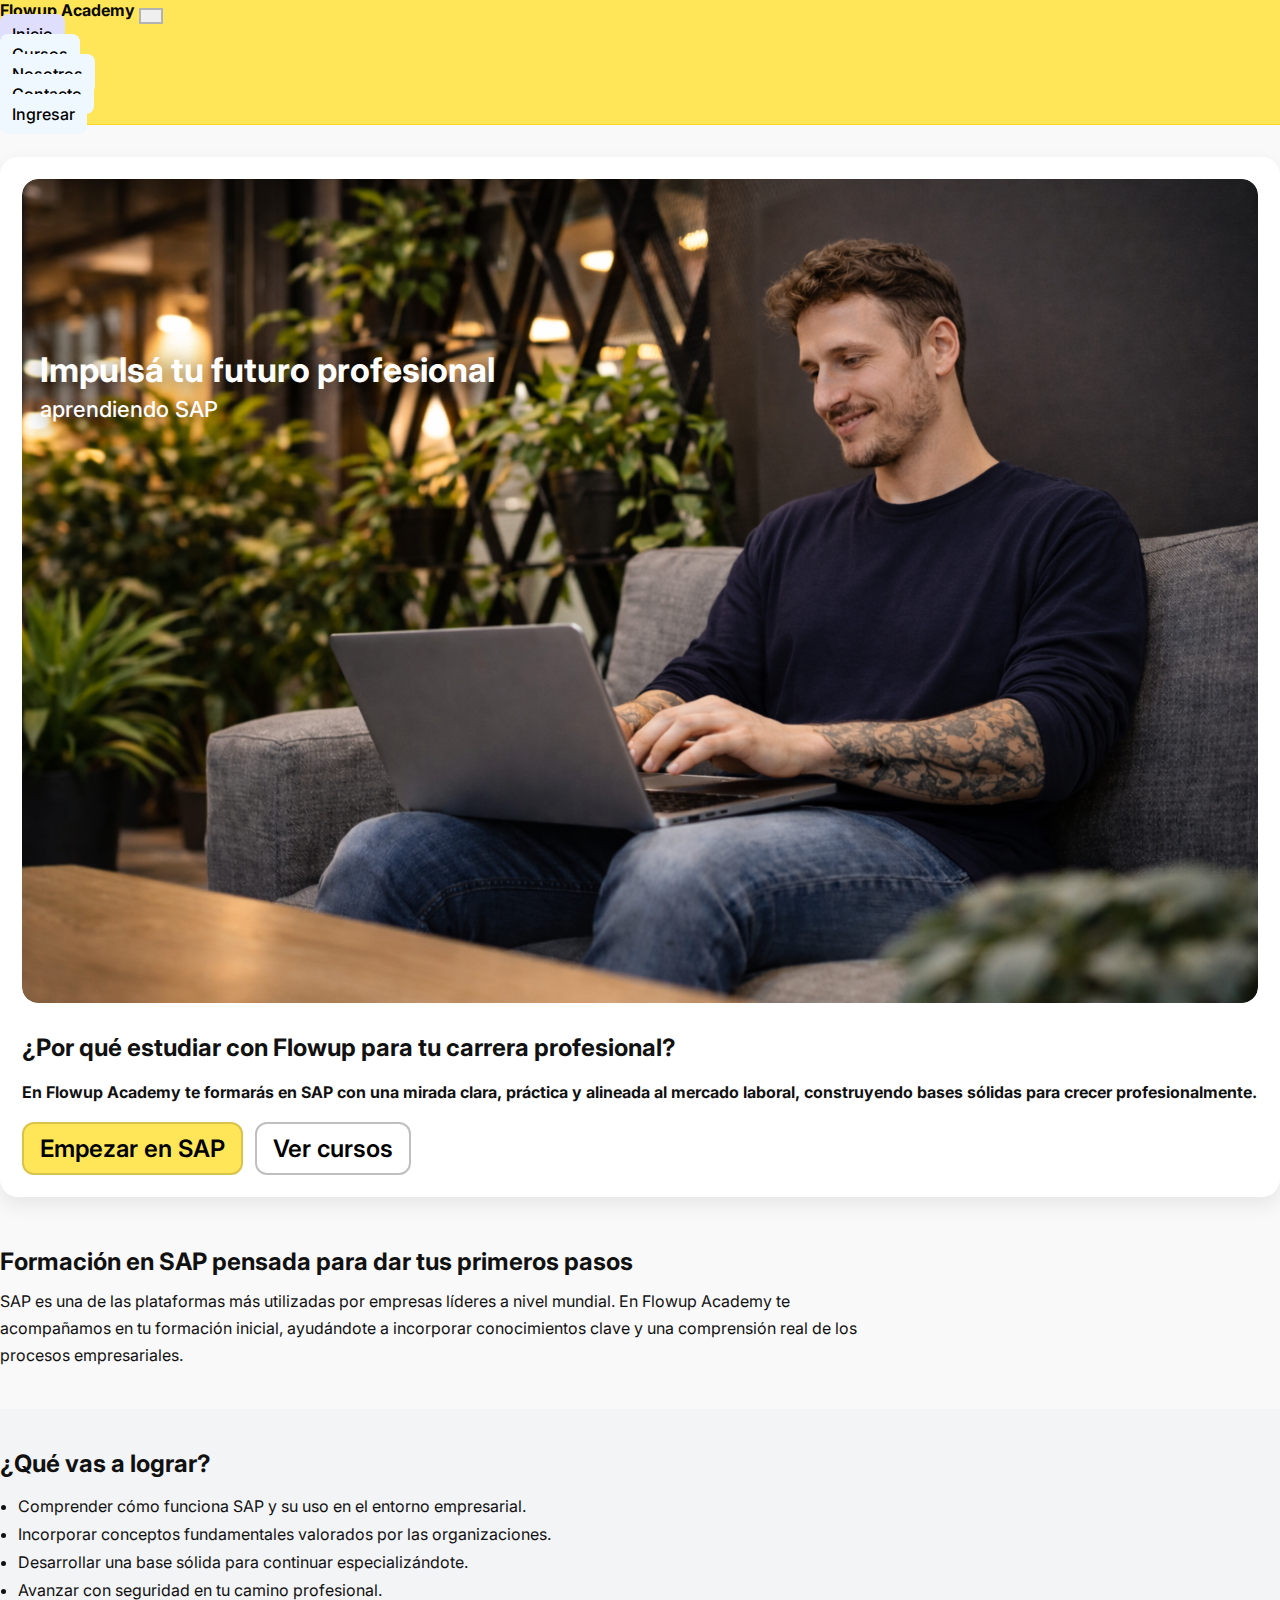
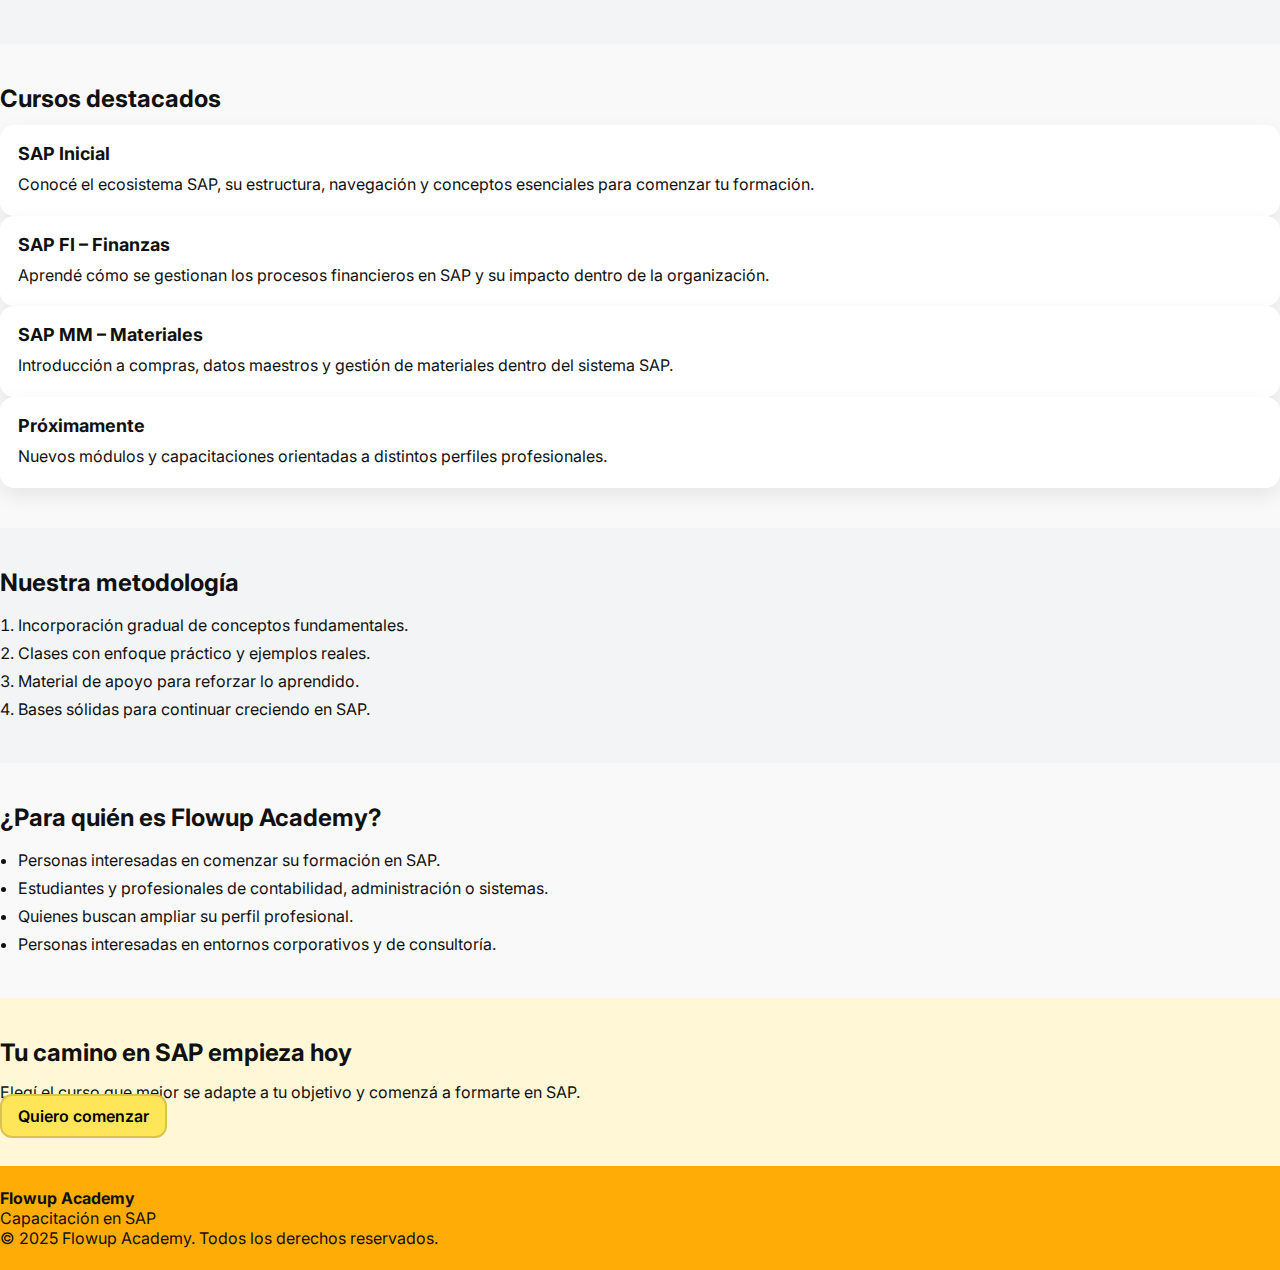
<file: index.html>
<!DOCTYPE html>
<html lang="es">
<head>
  <meta charset="UTF-8" />
  <meta name="viewport" content="width=device-width, initial-scale=1.0" />
  <title>Flowup Academy | Capacitación en SAP</title>
  <meta name="description" content="Flowup Academy: capacitación en SAP para iniciar tu camino profesional. SAP Inicial, FI y MM.">

  <link rel="preconnect" href="https://fonts.googleapis.com">
  <link rel="preconnect" href="https://fonts.gstatic.com" crossorigin>
  <link href="https://fonts.googleapis.com/css2?family=Inter:wght@400;500;600;700&display=swap" rel="stylesheet">

  <link href="https://cdn.jsdelivr.net/npm/bootstrap@5.3.8/dist/css/bootstrap.min.css" rel="stylesheet"
    integrity="sha384-sRIl4kxILFvY47J16cr9ZwB07vP4J8+LH7qKQnuqkuIAvNWLzeN8tE5YBujZqJLB" crossorigin="anonymous">

  <link rel="stylesheet" href="styles/style.css" />
</head>

<body>

  <!-- HEADER / NAVBAR -->
  <header class="site-header">
    <nav class="navbar navbar-expand-lg">
      <div class="container">
        <a class="navbar-brand logo" href="index.html">Flowup Academy</a>

        <!-- Botón hamburguesa (mobile) -->
        <button class="navbar-toggler custom-toggler" type="button" data-bs-toggle="collapse"
          data-bs-target="#mainNav" aria-controls="mainNav" aria-expanded="false" aria-label="Abrir menú">
          <span class="navbar-toggler-icon"></span>
        </button>

        <div class="collapse navbar-collapse" id="mainNav">
          <ul class="navbar-nav ms-auto gap-lg-2">
            <li class="nav-item"><a class="nav-link is-active" href="index.html">Inicio</a></li>
            <li class="nav-item"><a class="nav-link" href="pages/cursos.html">Cursos</a></li>
            <li class="nav-item"><a class="nav-link" href="pages/nosotros.html">Nosotros</a></li>
            <li class="nav-item"><a class="nav-link" href="pages/contacto.html">Contacto</a></li>
            <li class="nav-item"><a class="nav-link" href="pages/ingresar.html">Ingresar</a></li>
          </ul>
        </div>
      </div>
    </nav>
  </header>

  <!-- MAIN -->
  <main>

    <!-- HERO -->
    <section class="hero-section">
      <div class="container">
        <div class="hero-card">
          <div class="hero-media">
            <h1 class="hero-title">
              Impulsá tu futuro profesional
              <span>aprendiendo SAP</span>
            </h1>

            <img
              src="imagenes/chicocompu.png"
              alt="Persona aprendiendo SAP en una computadora"
              class="hero-img"
            />
          </div>
          <h2 class="Text">
            ¿Por qué estudiar con Flowup para tu carrera profesional?
          </p>
          <p class="hero-text">
            En Flowup Academy te formarás en SAP con una mirada clara, práctica y alineada al mercado laboral,
            construyendo bases sólidas para crecer profesionalmente.
          </p>

          <div class="hero-actions">
            <a class="btn btn-flowup" href="#">Empezar en SAP</a>
            <a class="btn btn-flowup-outline" href="#">Ver cursos</a>
          </div>
        </div>
      </div>
    </section>

    <!-- PROPUESTA DE VALOR -->
    <section class="section-pad">
      <div class="container">
        <h2 class="section-title">Formación en SAP pensada para dar tus primeros pasos</h2>
        <p class="section-text">
          SAP es una de las plataformas más utilizadas por empresas líderes a nivel mundial.
          En Flowup Academy te acompañamos en tu formación inicial, ayudándote a incorporar
          conocimientos clave y una comprensión real de los procesos empresariales.
        </p>
      </div>
    </section>

    <!-- BENEFICIOS -->
    <section class="section-pad section-muted">
      <div class="container">
        <h2 class="section-title">¿Qué vas a lograr?</h2>
        <ul class="nice-list">
          <li>Comprender cómo funciona SAP y su uso en el entorno empresarial.</li>
          <li>Incorporar conceptos fundamentales valorados por las organizaciones.</li>
          <li>Desarrollar una base sólida para continuar especializándote.</li>
          <li>Avanzar con seguridad en tu camino profesional.</li>
        </ul>
      </div>
    </section>

    <!-- CURSOS (Bootstrap grid) -->
    <section class="section-pad">
      <div class="container">
        <h2 class="section-title mb-4">Cursos destacados</h2>

        <div class="row g-4">
          <div class="col-12 col-md-6 col-lg-3">
            <article class="course-card h-100">
              <h3 class="course-title">SAP Inicial</h3>
              <p class="course-text">
                Conocé el ecosistema SAP, su estructura, navegación y conceptos esenciales
                para comenzar tu formación.
              </p>
            </article>
          </div>

          <div class="col-12 col-md-6 col-lg-3">
            <article class="course-card h-100">
              <h3 class="course-title">SAP FI – Finanzas</h3>
              <p class="course-text">
                Aprendé cómo se gestionan los procesos financieros en SAP
                y su impacto dentro de la organización.
              </p>
            </article>
          </div>

          <div class="col-12 col-md-6 col-lg-3">
            <article class="course-card h-100">
              <h3 class="course-title">SAP MM – Materiales</h3>
              <p class="course-text">
                Introducción a compras, datos maestros y gestión de materiales
                dentro del sistema SAP.
              </p>
            </article>
          </div>

          <div class="col-12 col-md-6 col-lg-3">
            <article class="course-card h-100">
              <h3 class="course-title">Próximamente</h3>
              <p class="course-text">
                Nuevos módulos y capacitaciones orientadas a distintos perfiles profesionales.
              </p>
            </article>
          </div>
        </div>
      </div>
    </section>

    <!-- METODOLOGÍA -->
    <section class="section-pad section-muted">
      <div class="container">
        <h2 class="section-title">Nuestra metodología</h2>
        <ol class="nice-ol">
          <li>Incorporación gradual de conceptos fundamentales.</li>
          <li>Clases con enfoque práctico y ejemplos reales.</li>
          <li>Material de apoyo para reforzar lo aprendido.</li>
          <li>Bases sólidas para continuar creciendo en SAP.</li>
        </ol>
      </div>
    </section>

    <!-- PARA QUIÉN ES -->
    <section class="section-pad">
      <div class="container">
        <h2 class="section-title">¿Para quién es Flowup Academy?</h2>
        <ul class="nice-list">
          <li>Personas interesadas en comenzar su formación en SAP.</li>
          <li>Estudiantes y profesionales de contabilidad, administración o sistemas.</li>
          <li>Quienes buscan ampliar su perfil profesional.</li>
          <li>Personas interesadas en entornos corporativos y de consultoría.</li>
        </ul>
      </div>
    </section>

    <!-- CTA FINAL -->
    <section class="section-pad section-cta">
      <div class="container">
        <h2 class="section-title">Tu camino en SAP empieza hoy</h2>
        <p class="section-text">Elegí el curso que mejor se adapte a tu objetivo y comenzá a formarte en SAP.</p>
        <a class="btn btn-flowup" href="#">Quiero comenzar</a>
      </div>
    </section>

  </main>

  <!-- FOOTER -->
  <footer class="site-footer">
    <div class="container">
      <p class="mb-1"><strong>Flowup Academy</strong></p>
      <p class="mb-1">Capacitación en SAP</p>
      <p class="mb-0">© 2025 Flowup Academy. Todos los derechos reservados.</p>
    </div>
  </footer>

  <script src="https://cdn.jsdelivr.net/npm/bootstrap@5.3.8/dist/js/bootstrap.bundle.min.js"
    integrity="sha384-FKyoEForCGlyvwx9Hj09JcYn3nv7wiPVlz7YYwJrWVcXK/BmnVDxM+D2scQbITxI"
    crossorigin="anonymous"></script>
</body>
</html>
</file>
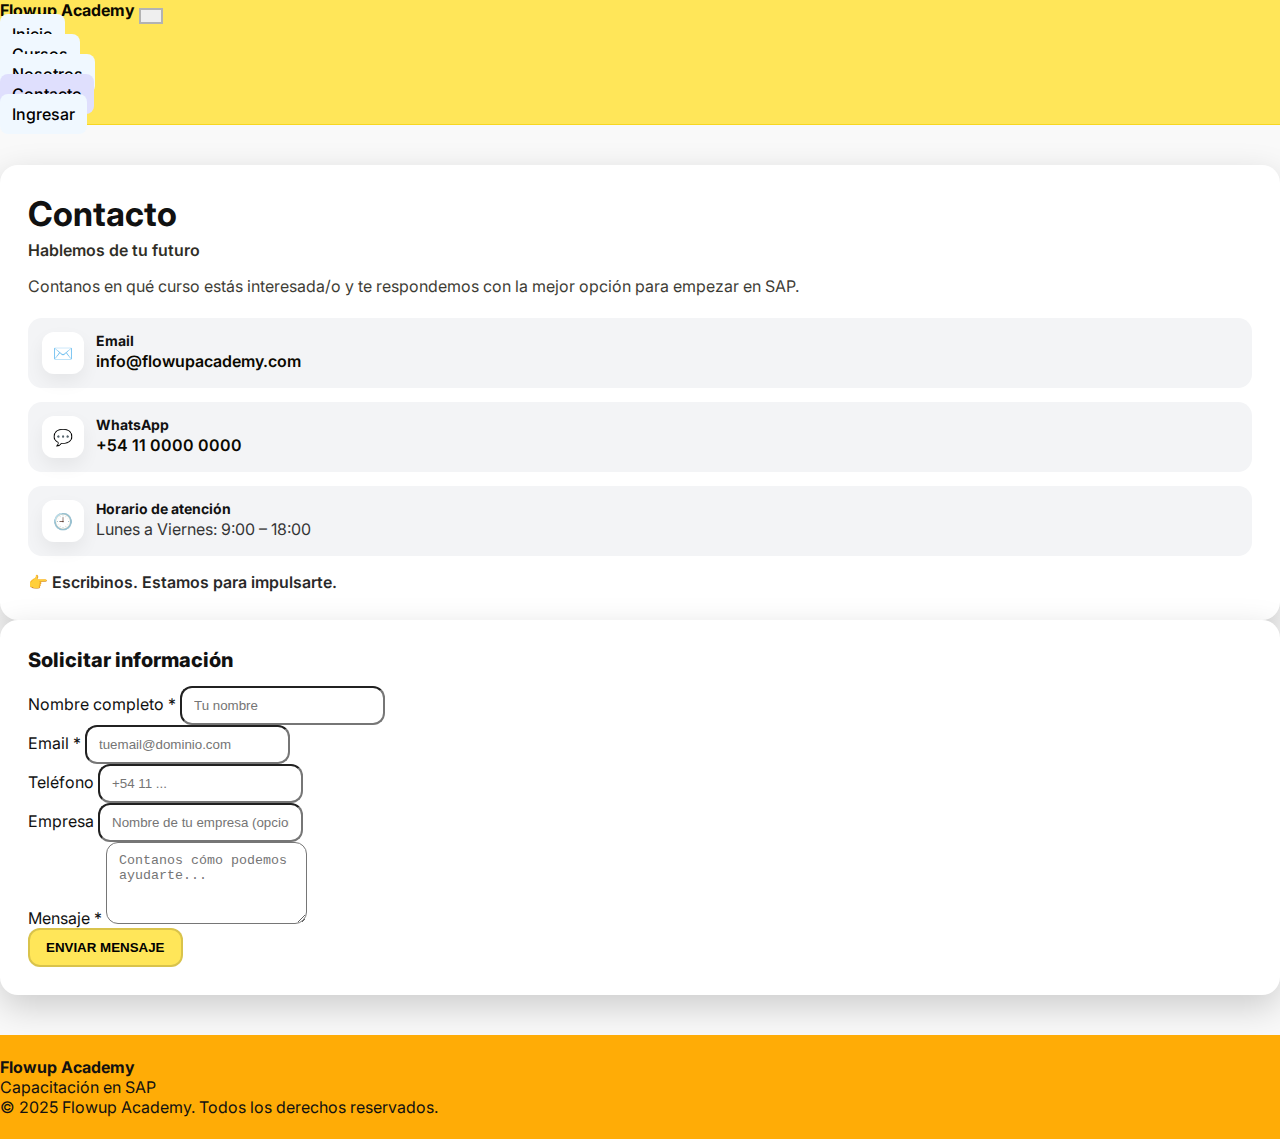
<file: pages/contacto.html>
<!DOCTYPE html>
<html lang="es">
<head>
  <meta charset="UTF-8" />
  <meta name="viewport" content="width=device-width, initial-scale=1.0" />
  <title>Contacto | Flowup Academy</title>
  <meta name="description" content="Contacto Flowup Academy: solicitá información sobre nuestros cursos de SAP." />

  <link rel="preconnect" href="https://fonts.googleapis.com">
  <link rel="preconnect" href="https://fonts.gstatic.com" crossorigin>
  <link href="https://fonts.googleapis.com/css2?family=Inter:wght@400;500;600;700&display=swap" rel="stylesheet">

  <link href="https://cdn.jsdelivr.net/npm/bootstrap@5.3.8/dist/css/bootstrap.min.css" rel="stylesheet"
    integrity="sha384-sRIl4kxILFvY47J16cr9ZwB07vP4J8+LH7qKQnuqkuIAvNWLzeN8tE5YBujZqJLB" crossorigin="anonymous">

  <link rel="stylesheet" href="../styles/style.css" />
</head>

<body>

  <!-- HEADER / NAVBAR -->
  <header class="site-header">
    <nav class="navbar navbar-expand-lg">
      <div class="container">
        <a class="navbar-brand logo" href="../index.html">Flowup Academy</a>

        <button class="navbar-toggler custom-toggler" type="button" data-bs-toggle="collapse"
          data-bs-target="#mainNav" aria-controls="mainNav" aria-expanded="false" aria-label="Abrir menú">
          <span class="navbar-toggler-icon"></span>
        </button>

        <div class="collapse navbar-collapse" id="mainNav">
          <ul class="navbar-nav ms-auto gap-lg-2">
            <li class="nav-item"><a class="nav-link" href="../index.html">Inicio</a></li>
            <li class="nav-item"><a class="nav-link" href="cursos.html">Cursos</a></li>
            <li class="nav-item"><a class="nav-link" href="nosotros.html">Nosotros</a></li>

            <!-- ACTIVO -->
            <li class="nav-item"><a class="nav-link is-active" href="contacto.html">Contacto</a></li>

            <li class="nav-item"><a class="nav-link" href="ingresar.html">Ingresar</a></li>
          </ul>
        </div>
      </div>
    </nav>
  </header>

  <!-- MAIN -->
  <main>

    <section class="section-pad">
      <div class="container">
        <div class="row g-4 align-items-stretch">

          <!-- IZQUIERDA: info -->
          <div class="col-12 col-lg-6">
            <div class="contact-info">
              <h1 class="contact-title">Contacto</h1>
              <p class="contact-subtitle">Hablemos de tu futuro</p>

              <p class="contact-intro">
                Contanos en qué curso estás interesada/o y te respondemos con la mejor opción para empezar en SAP.
              </p>

              <ul class="contact-list">
                <li class="contact-item">
                  <span class="contact-icon" aria-hidden="true">✉️</span>
                  <div>
                    <p class="contact-label">Email</p>
                    <a class="contact-link" href="mailto:info@flowupacademy.com">info@flowupacademy.com</a>
                  </div>
                </li>

                <li class="contact-item">
                  <span class="contact-icon" aria-hidden="true">💬</span>
                  <div>
                    <p class="contact-label">WhatsApp</p>
                    <a class="contact-link" href="https://wa.me/5491100000000" target="_blank" rel="noopener">
                      +54 11 0000 0000
                    </a>
                  </div>
                </li>

                <li class="contact-item">
                  <span class="contact-icon" aria-hidden="true">🕘</span>
                  <div>
                    <p class="contact-label">Horario de atención</p>
                    <p class="contact-text">Lunes a Viernes: 9:00 – 18:00</p>
                  </div>
                </li>
              </ul>

              <p class="contact-note">👉 Escribinos. Estamos para impulsarte.</p>
            </div>
          </div>

          <!-- DERECHA: form -->
          <div class="col-12 col-lg-6">
            <div class="contact-card">
              <h2 class="contact-form-title">Solicitar información</h2>

              <form class="contact-form" action="#" method="post">
                <div class="mb-3">
                  <label class="form-label" for="nombre">Nombre completo *</label>
                  <input class="form-control" type="text" id="nombre" name="nombre" placeholder="Tu nombre" required>
                </div>

                <div class="mb-3">
                  <label class="form-label" for="email">Email *</label>
                  <input class="form-control" type="email" id="email" name="email" placeholder="tuemail@dominio.com" required>
                </div>

                <div class="mb-3">
                  <label class="form-label" for="telefono">Teléfono</label>
                  <input class="form-control" type="tel" id="telefono" name="telefono" placeholder="+54 11 ...">
                </div>

                <div class="mb-3">
                  <label class="form-label" for="empresa">Empresa</label>
                  <input class="form-control" type="text" id="empresa" name="empresa" placeholder="Nombre de tu empresa (opcional)">
                </div>

                <div class="mb-3">
                  <label class="form-label" for="mensaje">Mensaje *</label>
                  <textarea class="form-control" id="mensaje" name="mensaje" rows="4"
                    placeholder="Contanos cómo podemos ayudarte..." required></textarea>
                </div>

                <button class="btn btn-flowup w-100" type="submit">ENVIAR MENSAJE</button>
              </form>
            </div>
          </div>

        </div>
      </div>
    </section>

  </main>

  <!-- FOOTER -->
  <footer class="site-footer">
    <div class="container">
      <p class="mb-1"><strong>Flowup Academy</strong></p>
      <p class="mb-1">Capacitación en SAP</p>
      <p class="mb-0">© 2025 Flowup Academy. Todos los derechos reservados.</p>
    </div>
  </footer>

  <script src="https://cdn.jsdelivr.net/npm/bootstrap@5.3.8/dist/js/bootstrap.bundle.min.js"
    integrity="sha384-FKyoEForCGlyvwx9Hj09JcYn3nv7wiPVlz7YYwJrWVcXK/BmnVDxM+D2scQbITxI"
    crossorigin="anonymous"></script>
</body>
</html>
</file>
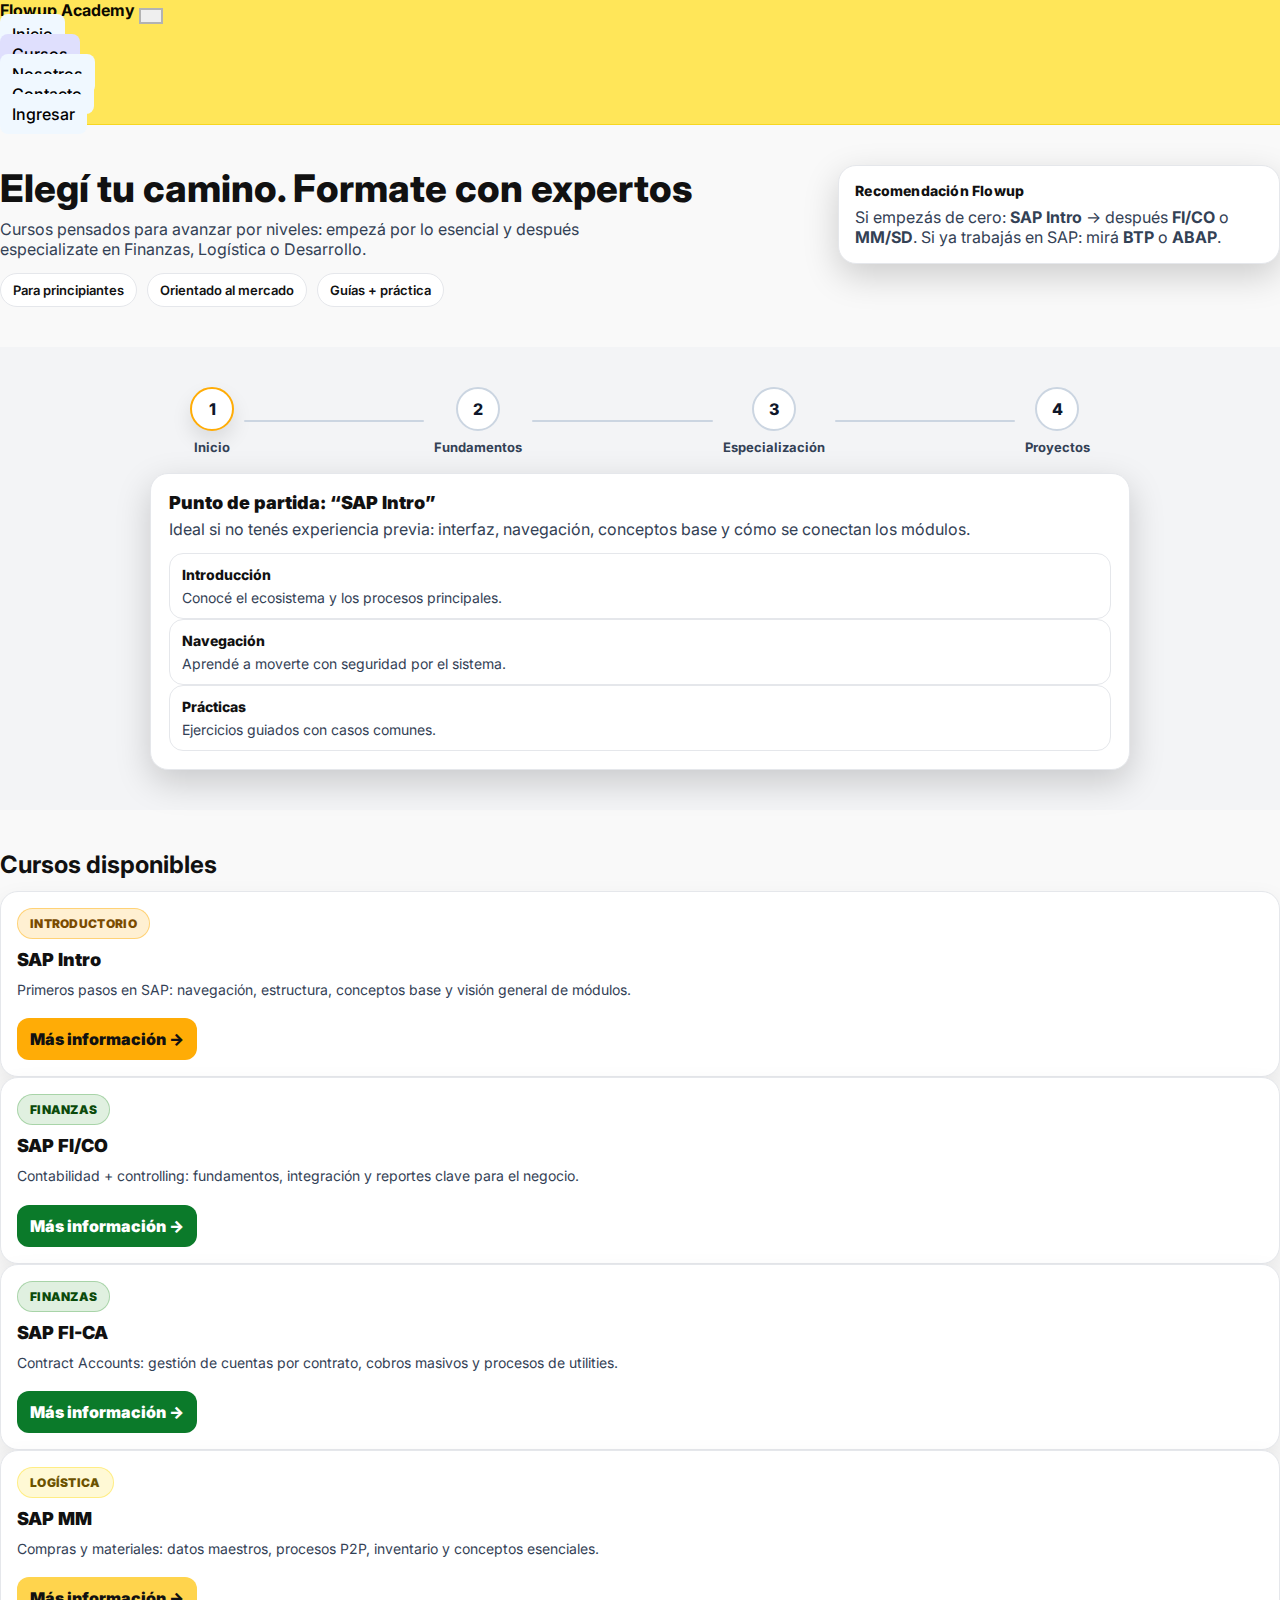
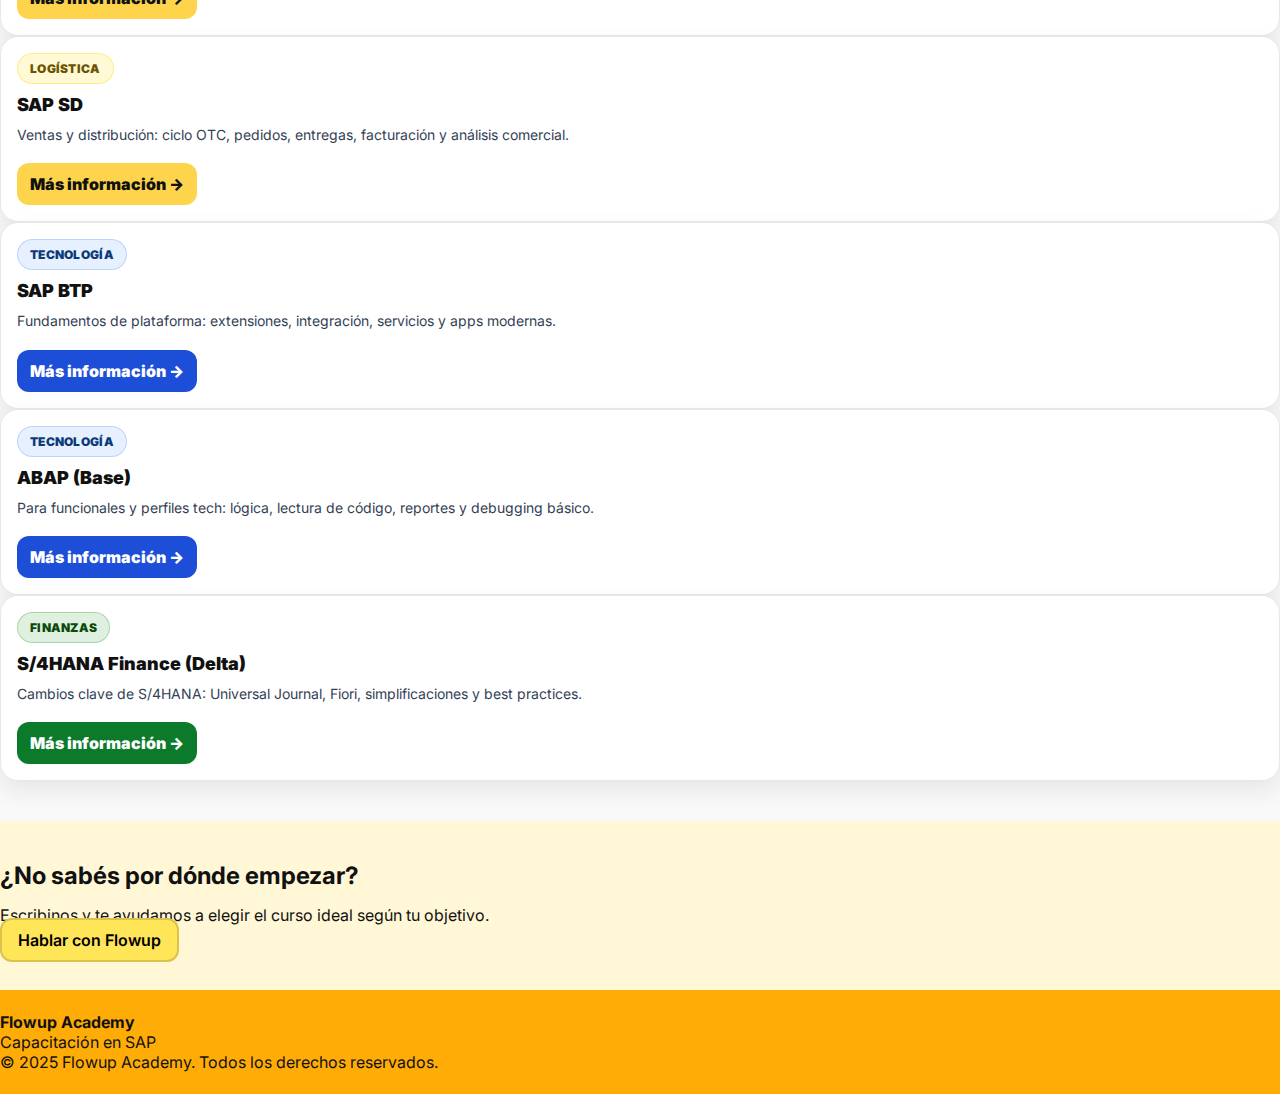
<file: pages/cursos.html>
<!DOCTYPE html>
<html lang="es">
<head>
  <meta charset="UTF-8" />
  <meta name="viewport" content="width=device-width, initial-scale=1.0" />
  <title>Flowup Academy | Cursos</title>
  <meta name="description" content="Cursos Flowup Academy: SAP Intro, FI/CO, FI-CA, MM, SD, BTP, ABAP y más.">

  <link rel="preconnect" href="https://fonts.googleapis.com">
  <link rel="preconnect" href="https://fonts.gstatic.com" crossorigin>
  <link href="https://fonts.googleapis.com/css2?family=Inter:wght@400;500;600;700&display=swap" rel="stylesheet">

  <link href="https://cdn.jsdelivr.net/npm/bootstrap@5.3.8/dist/css/bootstrap.min.css"
    rel="stylesheet"
    integrity="sha384-sRIl4kxILFvY47J16cr9ZwB07vP4J8+LH7qKQnuqkuIAvNWLzeN8tE5YBujZqJLB"
    crossorigin="anonymous">

  <link rel="stylesheet" href="../styles/style.css" />
</head>

<body>

  <!-- HEADER / NAVBAR -->
  <header class="site-header">
    <nav class="navbar navbar-expand-lg">
      <div class="container">
        <a class="navbar-brand logo" href="../index.html">Flowup Academy</a>

        <button class="navbar-toggler custom-toggler" type="button" data-bs-toggle="collapse"
          data-bs-target="#mainNav" aria-controls="mainNav" aria-expanded="false" aria-label="Abrir menú">
          <span class="navbar-toggler-icon"></span>
        </button>

        <div class="collapse navbar-collapse" id="mainNav">
          <ul class="navbar-nav ms-auto gap-lg-2">
            <li class="nav-item"><a class="nav-link" href="../index.html">Inicio</a></li>
            <li class="nav-item"><a class="nav-link is-active" href="cursos.html">Cursos</a></li>
            <li class="nav-item"><a class="nav-link" href="nosotros.html">Nosotros</a></li>
            <li class="nav-item"><a class="nav-link" href="contacto.html">Contacto</a></li>
            <li class="nav-item"><a class="nav-link" href="ingresar.html">Ingresar</a></li>
          </ul>
        </div>
      </div>
    </nav>
  </header>

  <main>

    <!-- Intro -->
    <section class="section-pad">
      <div class="container">
        <div class="courses-hero">
          <div class="courses-hero__copy">
            <h1 class="courses-title">Elegí tu camino. Formate con expertos</h1>
            <p class="courses-subtitle">
              Cursos pensados para avanzar por niveles: empezá por lo esencial y después especializate
              en Finanzas, Logística o Desarrollo.
            </p>

            <div class="courses-tags">
              <span class="chip">Para principiantes</span>
              <span class="chip">Orientado al mercado</span>
              <span class="chip">Guías + práctica</span>
            </div>
          </div>

          <div class="courses-hero__card">
            <h2 class="courses-mini-title">Recomendación Flowup</h2>
            <p class="courses-mini-text">
              Si empezás de cero: <strong>SAP Intro</strong> → después <strong>FI/CO</strong> o <strong>MM/SD</strong>.
              Si ya trabajás en SAP: mirá <strong>BTP</strong> o <strong>ABAP</strong>.
            </p>
          </div>
        </div>
      </div>
    </section>

    <!-- Roadmap (mini) -->
    <section class="section-pad section-muted">
      <div class="container">
        <div class="roadmap">
          <div class="roadmap-step is-active">
            <div class="roadmap-dot">1</div>
            <p class="roadmap-label">Inicio</p>
          </div>

          <div class="roadmap-line"></div>

          <div class="roadmap-step">
            <div class="roadmap-dot">2</div>
            <p class="roadmap-label">Fundamentos</p>
          </div>

          <div class="roadmap-line"></div>

          <div class="roadmap-step">
            <div class="roadmap-dot">3</div>
            <p class="roadmap-label">Especialización</p>
          </div>

          <div class="roadmap-line"></div>

          <div class="roadmap-step">
            <div class="roadmap-dot">4</div>
            <p class="roadmap-label">Proyectos</p>
          </div>
        </div>

        <div class="roadmap-card">
          <h2 class="roadmap-title">Punto de partida: “SAP Intro”</h2>
          <p class="roadmap-text">
            Ideal si no tenés experiencia previa: interfaz, navegación, conceptos base y cómo se conectan los módulos.
          </p>

          <div class="row g-3">
            <div class="col-12 col-md-4">
              <div class="roadmap-mini">
                <h3 class="roadmap-mini-title">Introducción</h3>
                <p class="roadmap-mini-text">Conocé el ecosistema y los procesos principales.</p>
              </div>
            </div>
            <div class="col-12 col-md-4">
              <div class="roadmap-mini">
                <h3 class="roadmap-mini-title">Navegación</h3>
                <p class="roadmap-mini-text">Aprendé a moverte con seguridad por el sistema.</p>
              </div>
            </div>
            <div class="col-12 col-md-4">
              <div class="roadmap-mini">
                <h3 class="roadmap-mini-title">Prácticas</h3>
                <p class="roadmap-mini-text">Ejercicios guiados con casos comunes.</p>
              </div>
            </div>
          </div>

        </div>
      </div>
    </section>

    <!-- Grid de cursos -->
    <section class="section-pad">
      <div class="container">
        <h2 class="section-title mb-4">Cursos disponibles</h2>

        <div class="row g-4">
          <!-- SAP Intro -->
          <div class="col-12 col-md-6 col-lg-4 col-xl-3">
            <article class="course-card2 h-100">
              <div class="course-top">
                <span class="course-pill is-intro">INTRODUCTORIO</span>
              </div>
              <h3 class="course2-title">SAP Intro</h3>
              <p class="course2-text">
                Primeros pasos en SAP: navegación, estructura, conceptos base y visión general de módulos.
              </p>
              <a class="course2-btn is-intro" href="#">Más información →</a>
            </article>
          </div>

          <!-- FI/CO -->
          <div class="col-12 col-md-6 col-lg-4 col-xl-3">
            <article class="course-card2 h-100">
              <div class="course-top">
                <span class="course-pill is-fin">FINANZAS</span>
              </div>
              <h3 class="course2-title">SAP FI/CO</h3>
              <p class="course2-text">
                Contabilidad + controlling: fundamentos, integración y reportes clave para el negocio.
              </p>
              <a class="course2-btn is-fin" href="#">Más información →</a>
            </article>
          </div>

          <!-- FI-CA -->
          <div class="col-12 col-md-6 col-lg-4 col-xl-3">
            <article class="course-card2 h-100">
              <div class="course-top">
                <span class="course-pill is-fin">FINANZAS</span>
              </div>
              <h3 class="course2-title">SAP FI-CA</h3>
              <p class="course2-text">
                Contract Accounts: gestión de cuentas por contrato, cobros masivos y procesos de utilities.
              </p>
              <a class="course2-btn is-fin" href="#">Más información →</a>
            </article>
          </div>

          <!-- MM -->
          <div class="col-12 col-md-6 col-lg-4 col-xl-3">
            <article class="course-card2 h-100">
              <div class="course-top">
                <span class="course-pill is-log">LOGÍSTICA</span>
              </div>
              <h3 class="course2-title">SAP MM</h3>
              <p class="course2-text">
                Compras y materiales: datos maestros, procesos P2P, inventario y conceptos esenciales.
              </p>
              <a class="course2-btn is-log" href="#">Más información →</a>
            </article>
          </div>

          <!-- SD -->
          <div class="col-12 col-md-6 col-lg-4 col-xl-3">
            <article class="course-card2 h-100">
              <div class="course-top">
                <span class="course-pill is-log">LOGÍSTICA</span>
              </div>
              <h3 class="course2-title">SAP SD</h3>
              <p class="course2-text">
                Ventas y distribución: ciclo OTC, pedidos, entregas, facturación y análisis comercial.
              </p>
              <a class="course2-btn is-log" href="#">Más información →</a>
            </article>
          </div>

          <!-- BTP -->
          <div class="col-12 col-md-6 col-lg-4 col-xl-3">
            <article class="course-card2 h-100">
              <div class="course-top">
                <span class="course-pill is-tech">TECNOLOGÍA</span>
              </div>
              <h3 class="course2-title">SAP BTP</h3>
              <p class="course2-text">
                Fundamentos de plataforma: extensiones, integración, servicios y apps modernas.
              </p>
              <a class="course2-btn is-tech" href="#">Más información →</a>
            </article>
          </div>

          <!-- ABAP -->
          <div class="col-12 col-md-6 col-lg-4 col-xl-3">
            <article class="course-card2 h-100">
              <div class="course-top">
                <span class="course-pill is-tech">TECNOLOGÍA</span>
              </div>
              <h3 class="course2-title">ABAP (Base)</h3>
              <p class="course2-text">
                Para funcionales y perfiles tech: lógica, lectura de código, reportes y debugging básico.
              </p>
              <a class="course2-btn is-tech" href="#">Más información →</a>
            </article>
          </div>

          <!-- S/4HANA Finance (Delta) -->
          <div class="col-12 col-md-6 col-lg-4 col-xl-3">
            <article class="course-card2 h-100">
              <div class="course-top">
                <span class="course-pill is-fin">FINANZAS</span>
              </div>
              <h3 class="course2-title">S/4HANA Finance (Delta)</h3>
              <p class="course2-text">
                Cambios clave de S/4HANA: Universal Journal, Fiori, simplificaciones y best practices.
              </p>
              <a class="course2-btn is-fin" href="#">Más información →</a>
            </article>
          </div>

        </div>
      </div>
    </section>

    <!-- CTA -->
    <section class="section-pad section-cta">
      <div class="container">
        <h2 class="section-title">¿No sabés por dónde empezar?</h2>
        <p class="section-text">Escribinos y te ayudamos a elegir el curso ideal según tu objetivo.</p>
        <a class="btn btn-flowup" href="contacto.html">Hablar con Flowup</a>
      </div>
    </section>

  </main>

  <!-- FOOTER -->
  <footer class="site-footer">
    <div class="container">
      <p class="mb-1"><strong>Flowup Academy</strong></p>
      <p class="mb-1">Capacitación en SAP</p>
      <p class="mb-0">© 2025 Flowup Academy. Todos los derechos reservados.</p>
    </div>
  </footer>

  <script src="https://cdn.jsdelivr.net/npm/bootstrap@5.3.8/dist/js/bootstrap.bundle.min.js"
    integrity="sha384-FKyoEForCGlyvwx9Hj09JcYn3nv7wiPVlz7YYwJrWVcXK/BmnVDxM+D2scQbITxI"
    crossorigin="anonymous"></script>
</body>
</html>
</file>
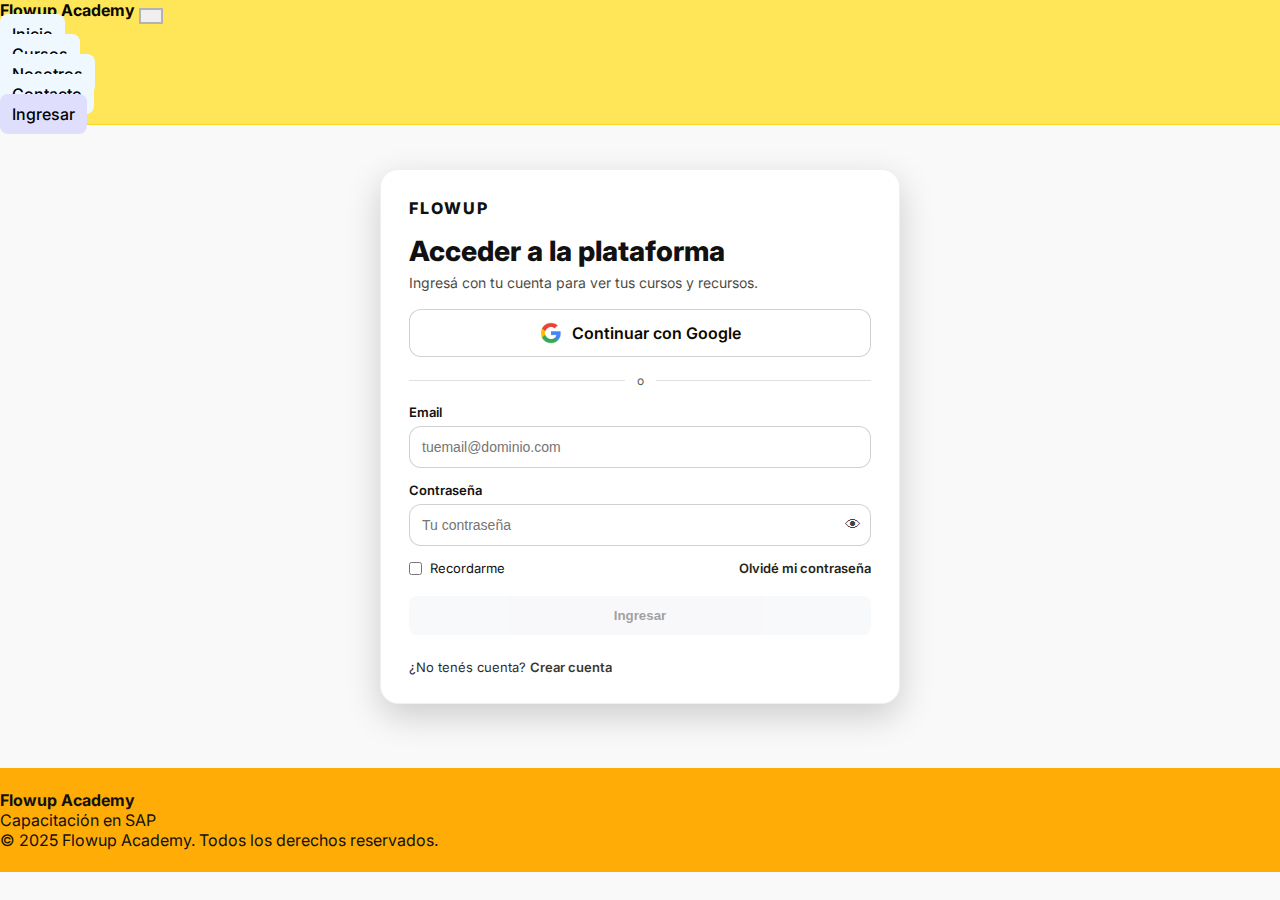
<file: pages/ingresar.html>
<!DOCTYPE html>
<html lang="es">
<head>
  <meta charset="UTF-8" />
  <meta name="viewport" content="width=device-width, initial-scale=1.0" />
  <title>Flowup Academy | Ingresar</title>
  <meta name="description" content="Ingresá a tu cuenta de Flowup Academy para acceder a cursos y recursos de SAP.">

  <link rel="preconnect" href="https://fonts.googleapis.com">
  <link rel="preconnect" href="https://fonts.gstatic.com" crossorigin>
  <link href="https://fonts.googleapis.com/css2?family=Inter:wght@400;500;600;700&display=swap" rel="stylesheet">

  <link href="https://cdn.jsdelivr.net/npm/bootstrap@5.3.8/dist/css/bootstrap.min.css" rel="stylesheet"
    integrity="sha384-sRIl4kxILFvY47J16cr9ZwB07vP4J8+LH7qKQnuqkuIAvNWLzeN8tE5YBujZqJLB" crossorigin="anonymous">

  <link rel="stylesheet" href="../styles/style.css" />
</head>

<body>

  <!-- HEADER / NAVBAR -->
  <header class="site-header">
    <nav class="navbar navbar-expand-lg">
      <div class="container">
        <a class="navbar-brand logo" href="../index.html">Flowup Academy</a>

        <button class="navbar-toggler custom-toggler" type="button" data-bs-toggle="collapse"
          data-bs-target="#mainNav" aria-controls="mainNav" aria-expanded="false" aria-label="Abrir menú">
          <span class="navbar-toggler-icon"></span>
        </button>

        <div class="collapse navbar-collapse" id="mainNav">
          <ul class="navbar-nav ms-auto gap-lg-2">
            <li class="nav-item"><a class="nav-link" href="../index.html">Inicio</a></li>
            <li class="nav-item"><a class="nav-link" href="../pages/cursos.html">Cursos</a></li>
            <li class="nav-item"><a class="nav-link" href="../pages/nosotros.html">Nosotros</a></li>
            <li class="nav-item"><a class="nav-link" href="../pages/contacto.html">Contacto</a></li>
            <li class="nav-item"><a class="nav-link is-active" href="../pages/ingresar.html">Ingresar</a></li>
          </ul>
        </div>
      </div>
    </nav>
  </header>

  <!-- MAIN -->
  <main class="auth-page">

    <section class="auth-section">
      <div class="container">
        <div class="auth-card">

          <div class="auth-head">
            <p class="auth-brand">FLOWUP</p>
            <h1 class="auth-title">Acceder a la plataforma</h1>
            <p class="auth-subtitle">Ingresá con tu cuenta para ver tus cursos y recursos.</p>
          </div>

          <a class="auth-google" href="#">
            <img src="../imagenes/iconogoogle.png" alt="logo de google" class="google-icon">
            <span>Continuar con Google</span>
          </a>

          <div class="auth-divider">
            <span>o</span>
          </div>

          <!-- Form -->
          <form class="auth-form" action="#" method="post" novalidate>
            <div class="auth-field">
              <label for="email" class="auth-label">Email</label>
              <input
                id="email"
                name="email"
                type="email"
                class="auth-input"
                placeholder="tuemail@dominio.com"
                autocomplete="email"
                required
              />
            </div>

            <div class="auth-field">
              <label for="password" class="auth-label">Contraseña</label>

              <div class="auth-password">
                <input
                  id="password"
                  name="password"
                  type="password"
                  class="auth-input"
                  placeholder="Tu contraseña"
                  autocomplete="current-password"
                  required
                />
                <button class="auth-eye" type="button" aria-label="Mostrar u ocultar contraseña">
                  👁
                </button>
              </div>
            </div>

            <div class="auth-row">
              <label class="auth-check">
                <input type="checkbox" name="remember" />
                <span>Recordarme</span>
              </label>

              <a class="auth-link" href="#">Olvidé mi contraseña</a>
            </div>

            <button class="auth-submit" type="submit" disabled>Ingresar</button>

            <p class="auth-foot">
              ¿No tenés cuenta?
              <a class="auth-link" href="#">Crear cuenta</a>
            </p>
          </form>

        </div>
      </div>
    </section>

  </main>

  <!-- FOOTER -->
  <footer class="site-footer">
    <div class="container">
      <p class="mb-1"><strong>Flowup Academy</strong></p>
      <p class="mb-1">Capacitación en SAP</p>
      <p class="mb-0">© 2025 Flowup Academy. Todos los derechos reservados.</p>
    </div>
  </footer>

  <script src="https://cdn.jsdelivr.net/npm/bootstrap@5.3.8/dist/js/bootstrap.bundle.min.js"
    integrity="sha384-FKyoEForCGlyvwx9Hj09JcYn3nv7wiPVlz7YYwJrWVcXK/BmnVDxM+D2scQbITxI"
    crossorigin="anonymous"></script>

  <!-- (Opcional) JS mini para el ojito (si lo querés real) -->
  <script>
    const btn = document.querySelector(".auth-eye");
    const input = document.querySelector("#password");
    if (btn && input) {
      btn.addEventListener("click", () => {
        input.type = input.type === "password" ? "text" : "password";
      });
    }
  </script>
</body>
</html>
</file>
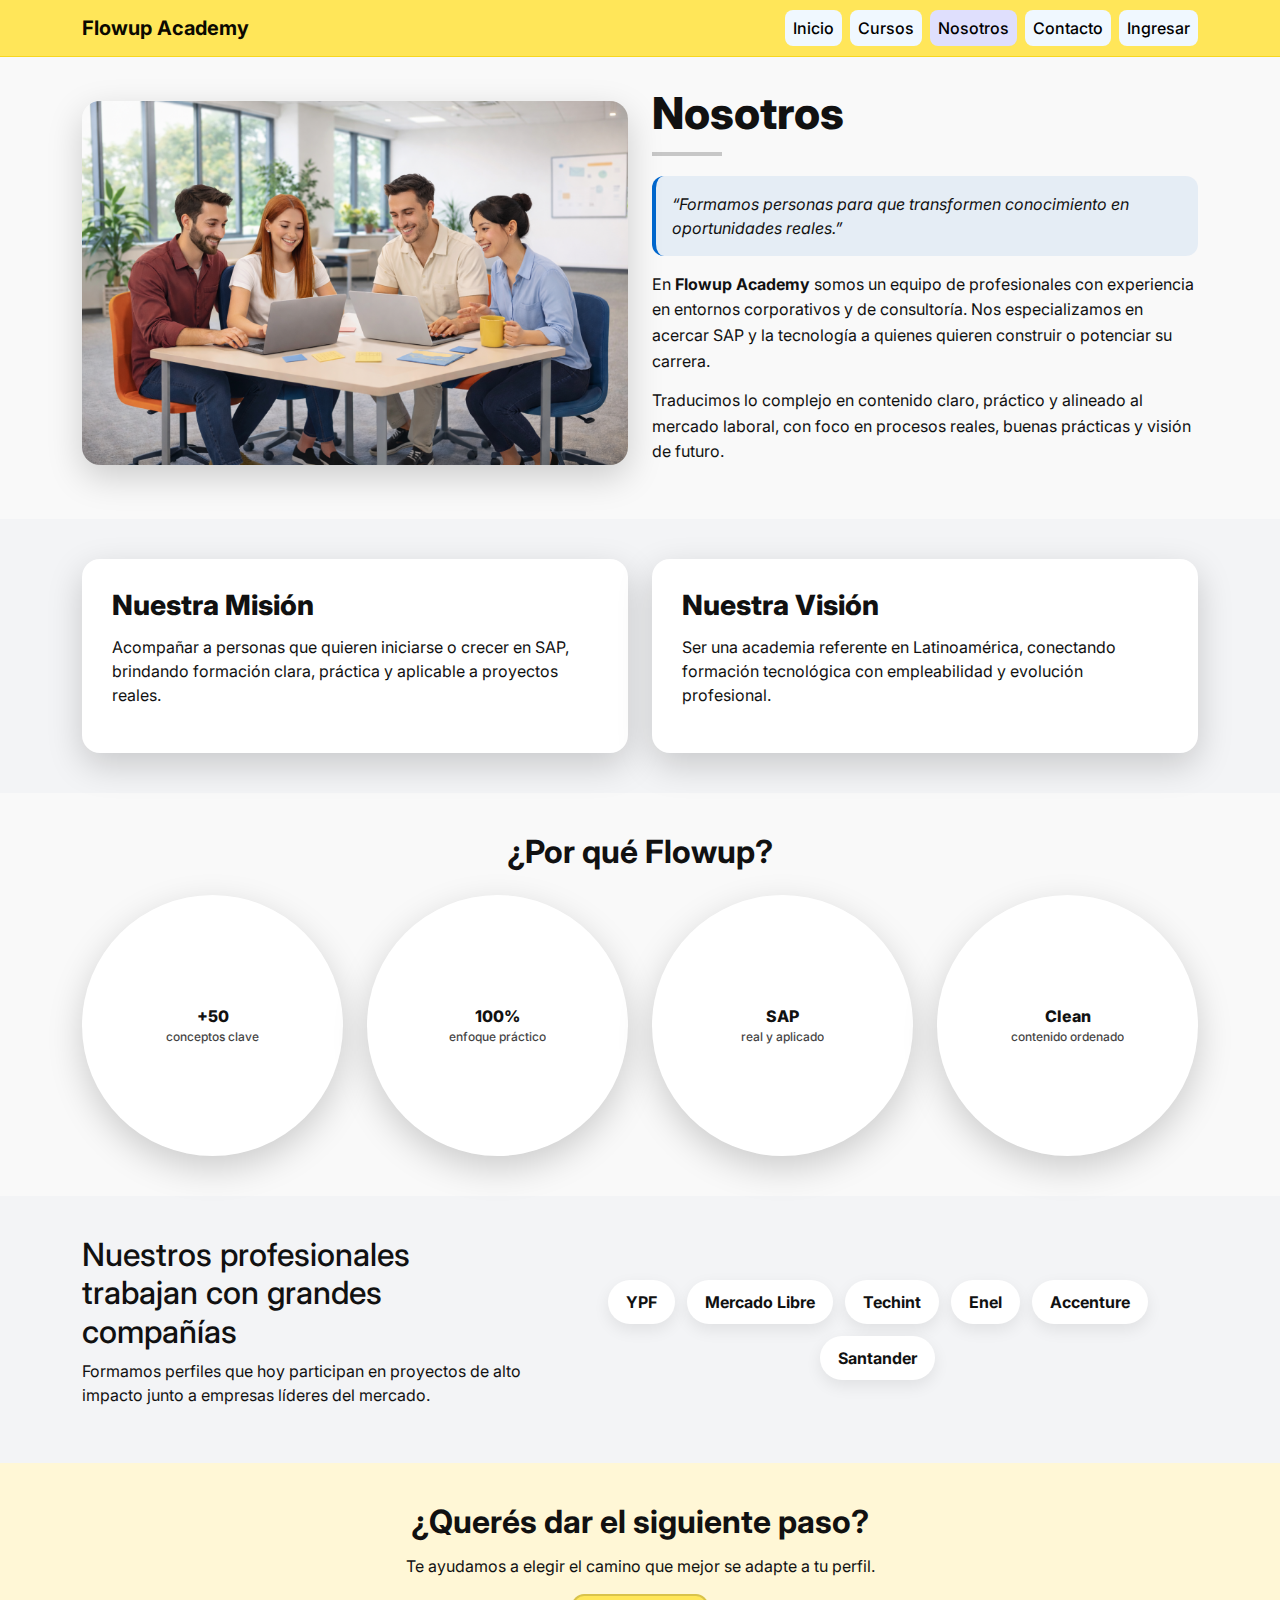
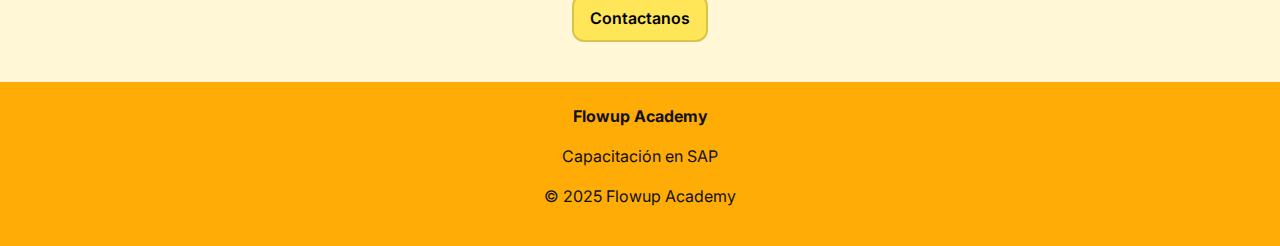
<file: pages/nosotros.html>
<!DOCTYPE html>
<html lang="es">
<head>
  <meta charset="UTF-8" />
  <meta name="viewport" content="width=device-width, initial-scale=1.0" />
  <title>Flowup Academy | Nosotros</title>
  <meta name="description" content="Conocé Flowup Academy, nuestra misión, visión y el impacto de nuestra formación en SAP.">

  <link rel="preconnect" href="https://fonts.googleapis.com">
  <link rel="preconnect" href="https://fonts.gstatic.com" crossorigin>
  <link href="https://fonts.googleapis.com/css2?family=Inter:wght@400;500;600;700;800&display=swap" rel="stylesheet">

  <link href="https://cdn.jsdelivr.net/npm/bootstrap@5.3.8/dist/css/bootstrap.min.css" rel="stylesheet">

  <link rel="stylesheet" href="../styles/style.css" />
</head>

<body>

  <!-- HEADER -->
  <header class="site-header">
    <nav class="navbar navbar-expand-lg">
      <div class="container">
        <a class="navbar-brand logo" href="../index.html">Flowup Academy</a>

        <button class="navbar-toggler custom-toggler" type="button"
          data-bs-toggle="collapse" data-bs-target="#mainNav">
          <span class="navbar-toggler-icon"></span>
        </button>

        <div class="collapse navbar-collapse" id="mainNav">
          <ul class="navbar-nav ms-auto gap-lg-2">
            <li class="nav-item"><a class="nav-link" href="../index.html">Inicio</a></li>
            <li class="nav-item"><a class="nav-link" href="cursos.html">Cursos</a></li>
            <li class="nav-item"><a class="nav-link is-active" href="nosotros.html">Nosotros</a></li>
            <li class="nav-item"><a class="nav-link" href="contacto.html">Contacto</a></li>
            <li class="nav-item"><a class="nav-link" href="ingresar.html">Ingresar</a></li>
          </ul>
        </div>
      </div>
    </nav>
  </header>

  <main>

    <!-- HERO NOSOTROS -->
    <section class="section-pad about-hero">
      <div class="container">
        <div class="row align-items-center g-4">

          <div class="col-12 col-lg-6">
            <img
              src="../imagenes/equipo-flowup.png"
              alt="Equipo profesional de Flowup Academy"
              class="about-img"
            />
          </div>

          <div class="col-12 col-lg-6">
            <h1 class="about-title">Nosotros</h1>
            <div class="about-line"></div>

            <blockquote class="about-quote">
              “Formamos personas para que transformen conocimiento en oportunidades reales.”
            </blockquote>

            <p class="about-text">
              En <strong>Flowup Academy</strong> somos un equipo de profesionales con experiencia en
              entornos corporativos y de consultoría. Nos especializamos en acercar SAP y la tecnología
              a quienes quieren construir o potenciar su carrera.
            </p>

            <p class="about-text">
              Traducimos lo complejo en contenido claro, práctico y alineado al mercado laboral,
              con foco en procesos reales, buenas prácticas y visión de futuro.
            </p>
          </div>

        </div>
      </div>
    </section>

    <!-- MISION / VISION -->
    <section class="section-pad section-muted">
      <div class="container">
        <div class="row g-4">

          <div class="col-12 col-lg-6">
            <article class="mv-card">
              <h2>Nuestra Misión</h2>
              <p>
                Acompañar a personas que quieren iniciarse o crecer en SAP,
                brindando formación clara, práctica y aplicable a proyectos reales.
              </p>
            </article>
          </div>

          <div class="col-12 col-lg-6">
            <article class="mv-card">
              <h2>Nuestra Visión</h2>
              <p>
                Ser una academia referente en Latinoamérica,
                conectando formación tecnológica con empleabilidad y evolución profesional.
              </p>
            </article>
          </div>

        </div>
      </div>
    </section>

    <!-- STATS -->
    <section class="section-pad">
      <div class="container text-center">
        <h2 class="section-title mb-4">¿Por qué Flowup?</h2>

        <div class="row g-4 justify-content-center">
          <div class="col-6 col-md-3">
            <div class="stat-circle">+50<br><span>conceptos clave</span></div>
          </div>
          <div class="col-6 col-md-3">
            <div class="stat-circle">100%<br><span>enfoque práctico</span></div>
          </div>
          <div class="col-6 col-md-3">
            <div class="stat-circle">SAP<br><span>real y aplicado</span></div>
          </div>
          <div class="col-6 col-md-3">
            <div class="stat-circle">Clean<br><span>contenido ordenado</span></div>
          </div>
        </div>
      </div>
    </section>

    <!-- CLIENTES -->
    <section class="section-pad section-muted">
      <div class="container">
        <div class="row align-items-center g-4">

          <div class="col-12 col-lg-5">
            <h2 class="logos-title">Nuestros profesionales trabajan con grandes compañías</h2>
            <p class="logos-text">
              Formamos perfiles que hoy participan en proyectos de alto impacto
              junto a empresas líderes del mercado.
            </p>
          </div>

          <div class="col-12 col-lg-7">
            <div class="logos-bar">
              <span class="logo-pill">YPF</span>
              <span class="logo-pill">Mercado Libre</span>
              <span class="logo-pill">Techint</span>
              <span class="logo-pill">Enel</span>
              <span class="logo-pill">Accenture</span>
              <span class="logo-pill">Santander</span>
            </div>
          </div>

        </div>
      </div>
    </section>

    <!-- CTA -->
    <section class="section-pad section-cta text-center">
      <div class="container">
        <h2 class="section-title">¿Querés dar el siguiente paso?</h2>
        <p>Te ayudamos a elegir el camino que mejor se adapte a tu perfil.</p>
        <a href="contacto.html" class="btn btn-flowup">Contactanos</a>
      </div>
    </section>

  </main>

  <!-- FOOTER -->
  <footer class="site-footer">
    <div class="container text-center">
      <p><strong>Flowup Academy</strong></p>
      <p>Capacitación en SAP</p>
      <p>© 2025 Flowup Academy</p>
    </div>
  </footer>

  <script src="https://cdn.jsdelivr.net/npm/bootstrap@5.3.8/dist/js/bootstrap.bundle.min.js"></script>
</body>
</html>
</file>
<file: styles/style.css>
*{
  margin: 0;
  padding: 0;
  box-sizing: border-box;
}

:root{
  --flowup-yellow: rgb(255, 230, 89);
  --flowup-yellow-2: rgb(255, 172, 6);
  --ink: #0b0900;
  --bg: rgb(249, 249, 249);
  --card: #ffffff;
  --muted: #f3f4f6;
  --shadow: 0 12px 35px rgba(0,0,0,0.18);
}

body{
  font-family: "Inter", sans-serif;
  background-color: var(--bg);
  color: #111;
}

/* HEADER */
.site-header{
  background-color: var(--flowup-yellow);
  border-bottom: 1px solid rgb(247, 215, 33)
}

/* Logo */
.logo{
  font-weight: 700;
  color: var(--ink);
  text-decoration: none;
}

/* Navbar links  */
.navbar .nav-link{
  color: #000;
  background: aliceblue;
  border-radius: 8px;
  padding: 10px 12px;
  text-decoration: none;
  font-weight: 500;
  line-height: 1;
}

.navbar .nav-link:hover,
.navbar .nav-link.is-active{
  background-color: rgb(223, 223, 253);
  color: #000;
}

/* Botón hamburguesa - personalización */
.custom-toggler{
  border: 2px solid rgba(0,0,0,0.25);
  padding: 6px 10px;
}
.custom-toggler:focus{
  box-shadow: none;
}

/* HERO */
.hero-section{
  padding: 32px 0 10px;
}

.hero-card{
  background: var(--card);
  border-radius: 18px;
  padding: 22px;
  box-shadow: 0 8px 20px rgba(0,0,0,0.08);
}

/* contenedor relativo para el texto sobre la imagen */
.hero-media{
  position: relative;
  border-radius: 16px;
  overflow: hidden;
}

.hero-img{
  width: 100%;
  height: auto;
  display: block;
  border-radius: 16px;
}

/* Título sobre la imagen */
.hero-title{
  position: absolute;
  z-index: 2;
  left: 18px;
  top: 170px;
  bottom: 18px;
  margin: 0;
  color: #fff;
  text-align: left;
  max-width: 90%;
  text-shadow: 0 4px 20px rgba(0,0,0,0.6);
  font-size: 34px;
  font-weight: 700;
}

.hero-title span{
  display: block;
  font-size: 22px;
  font-weight: 500;
  margin-top: 6px;
}

.hero-text{
  margin-top: 18px;
  font-size: 16px;
  line-height: 1.6;
  text-align: left;
}

.hero-actions{
  margin-top: 16px;
  display: flex;
  gap: 12px;
  flex-wrap: wrap;
}

/* Botones  */
.btn-flowup{
  background: var(--flowup-yellow);
  border: 2px solid rgba(0,0,0,0.15);
  color: #000;
  font-weight: 600;
  padding: 10px 16px;
  border-radius: 12px;
  text-decoration: none;
}

.btn-flowup:hover{
  filter: brightness(0.95);
  color: #000;
}

.btn-flowup-outline{
  background: transparent;
  border: 2px solid rgba(0,0,0,0.25);
  color: #000;
  font-weight: 600;
  padding: 10px 16px;
  border-radius: 12px;
  text-decoration: none;
}

.btn-flowup-outline:hover{
  background: rgba(0,0,0,0.06);
  color: #000;
}

/* SECCIONES */
.section-pad{
  padding: 40px 0;
}

.section-muted{
  background: var(--muted);
}

.section-title{
  font-weight: 700;
  margin-bottom: 12px;
}

.section-text{
  max-width: 900px;
  line-height: 1.7;
}

/* LISTAS */
.nice-list,
.nice-ol{
  margin: 14px 0 0;
  padding-left: 18px;
  line-height: 1.75;
}

/* Cards de cursos */
.course-card{
  background: var(--card);
  border-radius: 14px;
  padding: 18px;
  box-shadow: 0 8px 20px rgba(0,0,0,0.08);
}

.course-title{
  font-size: 18px;
  font-weight: 700;
  margin-bottom: 8px;
}

.course-text{
  margin: 0;
  line-height: 1.6;
}

/* CTA */
.section-cta{
  background: #fff7d6;
}

.Text{
  margin-top: 30px;   
}

/* FOOTER */
.site-footer{
  padding: 22px 0;
  background-color: var(--flowup-yellow-2);
}

/* RESPONSIVE */
@media (max-width: 992px){
  .navbar .nav-link{
    display: inline-block;
    margin-top: 10px;
  }

  .hero-title{
    font-size: 28px;
  }
  .hero-title span{
    font-size: 18px;
  }
}

@media (max-width: 576px){
  .hero-card{
    padding: 16px;
  }
  .hero-title{
    left: 14px;
    bottom: 14px;
    font-size: 22px;
  }
  .hero-title span{
    font-size: 16px;
  }
}



/* CONTACTOS */

.contact-info{
  background: var(--card);
  border-radius: 18px;
  padding: 28px;
  box-shadow: var(--shadow);
}

.contact-title{
  font-size: 34px;
  font-weight: 700;
  margin: 0 0 6px;
}

.contact-subtitle{
  margin: 0 0 14px;
  font-weight: 600;
  color: var(--ink);
  opacity: .85;
}

.contact-intro{
  margin: 0 0 18px;
  color: var(--ink);
  opacity: .80;
  line-height: 1.6;
}

.contact-list{
  list-style: none;
  padding: 0;
  margin: 0;
  display: grid;
  gap: 14px;
}

.contact-item{
  display: flex;
  gap: 12px;
  align-items: flex-start;
  padding: 14px;
  border-radius: 14px;
  background: var(--muted);
}

.contact-icon{
  width: 42px;
  height: 42px;
  border-radius: 12px;
  display: grid;
  place-items: center;
  background: #fff;
  box-shadow: 0 8px 18px rgba(0,0,0,.06);
  flex: 0 0 auto;
}

.contact-label{
  margin: 0;
  font-weight: 700;
  font-size: 14px;
}

.contact-text{
  margin: 2px 0 0;
  opacity: .85;
}

.contact-link{
  display: inline-block;
  margin-top: 2px;
  text-decoration: none;
  color: var(--ink);
  font-weight: 600;
}

.contact-link:hover{
  text-decoration: underline;
}

.contact-note{
  margin: 16px 0 0;
  font-weight: 600;
  opacity: .9;
}

/* Card del formulario */
.contact-card{
  background: var(--card);
  border-radius: 18px;
  padding: 28px;
  box-shadow: var(--shadow);
  height: 100%;
}

.contact-form-title{
  font-size: 20px;
  font-weight: 800;
  margin: 0 0 14px;
}

/* Inputs */
.contact-card .form-control{
  border-radius: 12px;
  padding: 10px 12px;
}

/* Responsive: en mobile menos padding */
@media (max-width: 576px){
  .contact-info, .contact-card{
    padding: 18px;
  }
}


/* ===== INGRESAR ===== */
.auth-page{
  background: var(--bg);
}

.auth-section{
  padding: 44px 0 64px;
}

.auth-card{
  max-width: 520px;
  margin: 0 auto;
  background: var(--card);
  border-radius: 18px;
  box-shadow: var(--shadow);
  padding: 28px;
  border: 1px solid rgba(0,0,0,0.06);
}

.auth-brand{
  font-weight: 800;
  letter-spacing: 2px;
  margin: 0 0 10px;
  display: inline-block;
  position: relative;
}

.auth-brand::after{
  content:"";
  position:absolute;
  left:0;
  top:55%;
  width: 100%;
  height: 6px;
  background: var(--flowup-yellow);
  z-index:-1;
  border-radius: 8px;
  opacity: .85;
}

.auth-title{
  margin: 6px 0 6px;
  font-weight: 800;
  font-size: 28px;
}

.auth-subtitle{
  margin: 0 0 18px;
  color: var(--ink);
  opacity: .75;
  font-size: 14px;
}

.auth-google{
  display:flex;
  align-items:center;
  justify-content:center;
  gap: 10px;
  padding: 12px 14px;
  border-radius: 12px;
  border: 1px solid rgba(0,0,0,0.18);
  text-decoration: none;
  color: var(--ink);
  font-weight: 600;
  background: #fff;
}

.g-icon{
  width: 26px;
  height: 26px;
  border-radius: 50%;
  display:flex;
  align-items:center;
  justify-content:center;
  border: 1px solid rgba(0,0,0,0.15);
  font-weight: 800;
}

.auth-divider{
  display:flex;
  align-items:center;
  gap: 12px;
  margin: 16px 0;
}

.auth-divider::before,
.auth-divider::after{
  content:"";
  flex: 1;
  height: 1px;
  background: rgba(0,0,0,0.12);
}

.auth-divider span{
  font-size: 12px;
  opacity: .7;
}

.auth-form{
  display:flex;
  flex-direction: column;
  gap: 14px;
}

.auth-label{
  display:block;
  text-align:left;
  font-weight: 600;
  font-size: 13px;
  margin: 0 0 6px;
}

.auth-input{
  width: 100%;
  padding: 12px 12px;
  border-radius: 12px;
  border: 1px solid rgba(0,0,0,0.18);
  outline: none;
  font-size: 14px;
  background: #fff;
}

.auth-input:focus{
  border-color: rgba(0,0,0,0.35);
  box-shadow: 0 0 0 4px rgba(255,230,89,.35);
}

.auth-password{
  position: relative;
}

.auth-eye{
  position:absolute;
  right: 10px;
  top: 50%;
  transform: translateY(-50%);
  border: none;
  background: transparent;
  cursor: pointer;
  font-size: 16px;
  opacity: .75;
}

.auth-row{
  display:flex;
  align-items:center;
  justify-content: space-between;
  gap: 10px;
  font-size: 13px;
}

.auth-check{
  display:flex;
  align-items:center;
  gap: 8px;
  margin: 0;
}

.auth-link{
  color: var(--ink);
  text-decoration: none;
  font-weight: 600;
  opacity: .9;
}

.auth-link:hover{
  text-decoration: underline;
}

.auth-submit{
  margin-top: 6px;
  width: 100%;
  padding: 12px 14px;
  border-radius: 12px;
  border: none;
  background: var(--flowup-yellow-2);
  color: #111;
  font-weight: 800;
  cursor: pointer;
  opacity: .55; /* disabled look */
}

.auth-foot{
  margin: 10px 0 0;
  font-size: 13px;
  opacity: .9;
}

/* Responsive */
@media (max-width: 575px){
  .auth-card{ padding: 20px; }
  .auth-row{ flex-direction: column; align-items: flex-start; }
}

.auth-submit{
  background-color: var(--muted);
  color: #555;
  border: none;
  padding: 12px;
  border-radius: 8px;
  font-weight: 600;
  cursor: pointer;
  transition: all .3s ease;
}

/* Hover */
.auth-submit:hover{
  background-color: var(--flowup-yellow-2);
  color: #111;
}

.google-icon{
  width: 22px;
  height: 22px;
  object-fit: contain;
}

/* ===== NOSOTROS ===== */

/* HERO */
.about-hero {
  padding-top: 30px;
}

.about-img {
  width: 100%;
  border-radius: 18px;
  box-shadow: var(--shadow);
}

/* Títulos */
.about-title {
  font-size: 44px;
  font-weight: 800;
  margin: 0;
}

.about-line {
  width: 70px;
  height: 4px;
  background: #000;
  opacity: 0.2;
  margin: 12px 0 20px;
}

/* Frase destacada */
.about-quote {
  background: rgba(0, 102, 204, 0.08);
  border-left: 4px solid #0066cc;
  padding: 16px;
  border-radius: 12px;
  font-style: italic;
  margin-bottom: 16px;
}

/* Texto */
.about-text {
  margin-bottom: 14px;
  line-height: 1.6;
}

/* MISIÓN / VISIÓN */
.mv-card {
  background: #fff;
  padding: 30px;
  border-radius: 18px;
  box-shadow: var(--shadow);
  height: 100%;
}

.mv-card h2 {
  font-size: 28px;
  font-weight: 800;
  margin-bottom: 12px;
}

/* STATS */
.stat-circle {
  background: #fff;
  border-radius: 50%;
  aspect-ratio: 1 / 1;
  box-shadow: var(--shadow);
  display: flex;
  flex-direction: column;
  justify-content: center;
  align-items: center;
  font-weight: 800;
}

.stat-circle span {
  font-size: 12px;
  font-weight: 500;
  opacity: 0.8;
}

/* CLIENTES */
.logos-bar {
  display: flex;
  flex-wrap: wrap;
  gap: 12px;
  justify-content: center;
}

.logo-pill {
  background: #fff;
  padding: 10px 18px;
  border-radius: 999px;
  font-weight: 700;
  box-shadow: 0 6px 16px rgba(0, 0, 0, 0.08);
}

/* RESPONSIVE */
@media (max-width: 768px) {
  .about-title {
    font-size: 32px;
  }
}


/* =========================
   CURSOS (page)
========================= */

.courses-hero{
  display: grid;
  grid-template-columns: 1.3fr .7fr;
  gap: 18px;
  align-items: start;
}

.courses-title{
  font-size: clamp(26px, 3vw, 38px);
  font-weight: 800;
  margin: 0 0 8px;
}

.courses-subtitle{
  margin: 0 0 14px;
  color: #334155;
  max-width: 60ch;
}

.courses-tags{
  display: flex;
  flex-wrap: wrap;
  gap: 10px;
}

.chip{
  display: inline-flex;
  align-items: center;
  padding: 8px 12px;
  border-radius: 999px;
  background: #ffffff;
  border: 1px solid #e5e7eb;
  font-weight: 600;
  font-size: 13px;
}

.courses-hero__card{
  background: #ffffff;
  border-radius: 18px;
  border: 1px solid #e5e7eb;
  box-shadow: var(--shadow, 0 12px 35px rgba(0,0,0,0.12));
  padding: 16px;
}

.courses-mini-title{
  font-size: 14px;
  margin: 0 0 8px;
  font-weight: 800;
  letter-spacing: .2px;
}

.courses-mini-text{
  margin: 0;
  color: #334155;
}

/* Roadmap */
.roadmap{
  display: grid;
  grid-template-columns: auto 1fr auto 1fr auto 1fr auto;
  align-items: center;
  gap: 10px;
  max-width: 900px;
  margin: 0 auto 18px;
}

.roadmap-line{
  height: 2px;
  background: #cbd5e1;
  border-radius: 999px;
}

.roadmap-step{
  display: grid;
  justify-items: center;
  gap: 8px;
}

.roadmap-dot{
  width: 44px;
  height: 44px;
  border-radius: 999px;
  display: grid;
  place-items: center;
  font-weight: 800;
  background: #ffffff;
  border: 2px solid #cbd5e1;
  color: #0f172a;
}

.roadmap-step.is-active .roadmap-dot{
  border-color: var(--flowup-yellow-2, #ffac06);
  box-shadow: 0 10px 20px rgba(0,0,0,0.10);
}

.roadmap-label{
  margin: 0;
  font-size: 13px;
  color: #334155;
  font-weight: 700;
}

.roadmap-card{
  background: #ffffff;
  border-radius: 18px;
  border: 1px solid #e5e7eb;
  box-shadow: var(--shadow, 0 12px 35px rgba(0,0,0,0.12));
  padding: 18px;
  max-width: 980px;
  margin: 0 auto;
}

.roadmap-title{
  margin: 0 0 6px;
  font-weight: 900;
  font-size: 18px;
}

.roadmap-text{
  margin: 0 0 14px;
  color: #334155;
}

.roadmap-mini{
  border: 1px solid #e5e7eb;
  border-radius: 14px;
  padding: 12px;
  height: 100%;
}

.roadmap-mini-title{
  margin: 0 0 6px;
  font-size: 14px;
  font-weight: 800;
}

.roadmap-mini-text{
  margin: 0;
  color: #334155;
  font-size: 14px;
}

/* Cards tipo catálogo */
.course-card2{
  background: #ffffff;
  border: 1px solid #e5e7eb;
  border-radius: 18px;
  box-shadow: 0 10px 24px rgba(0,0,0,0.08);
  padding: 16px;
  display: grid;
  gap: 10px;
}

.course-top{
  display: flex;
  align-items: center;
  justify-content: flex-start;
}

.course-pill{
  display: inline-flex;
  align-items: center;
  padding: 7px 12px;
  border-radius: 999px;
  font-weight: 900;
  font-size: 12px;
  letter-spacing: .3px;
}

.course-pill.is-intro{ background: rgba(255, 172, 6, .18); color: #7a4b00; border: 1px solid rgba(255,172,6,.45); }
.course-pill.is-fin{  background: rgba(0, 128, 0, .12); color: #0b4a0b; border: 1px solid rgba(0,128,0,.25); }
.course-pill.is-log{  background: rgba(255, 230, 89, .25); color: #6b5200; border: 1px solid rgba(255,230,89,.65); }
.course-pill.is-tech{ background: rgba(59, 130, 246, .12); color: #0b3a7a; border: 1px solid rgba(59,130,246,.25); }

.course2-title{
  margin: 0;
  font-weight: 900;
  font-size: 18px;
}

.course2-text{
  margin: 0;
  color: #334155;
  font-size: 14px;
  line-height: 1.45;
}

.course2-btn{
  margin-top: 8px;
  display: inline-flex;
  align-items: center;
  gap: 8px;
  width: fit-content;
  padding: 10px 12px;
  border-radius: 12px;
  text-decoration: none;
  font-weight: 900;
  border: 1px solid transparent;
  transition: transform .15s ease, filter .15s ease;
}

.course2-btn:hover{
  transform: translateY(-1px);
  filter: brightness(0.98);
}

.course2-btn.is-intro{ background: var(--flowup-yellow-2, #ffac06); color: #111; }
.course2-btn.is-fin{  background: #0b7a2a; color: #fff; }
.course2-btn.is-log{  background: #ffd44d; color: #111; }
.course2-btn.is-tech{ background: #1d4ed8; color: #fff; }

/* Responsive */
@media (max-width: 992px){
  .courses-hero{
    grid-template-columns: 1fr;
  }
}
</file>
